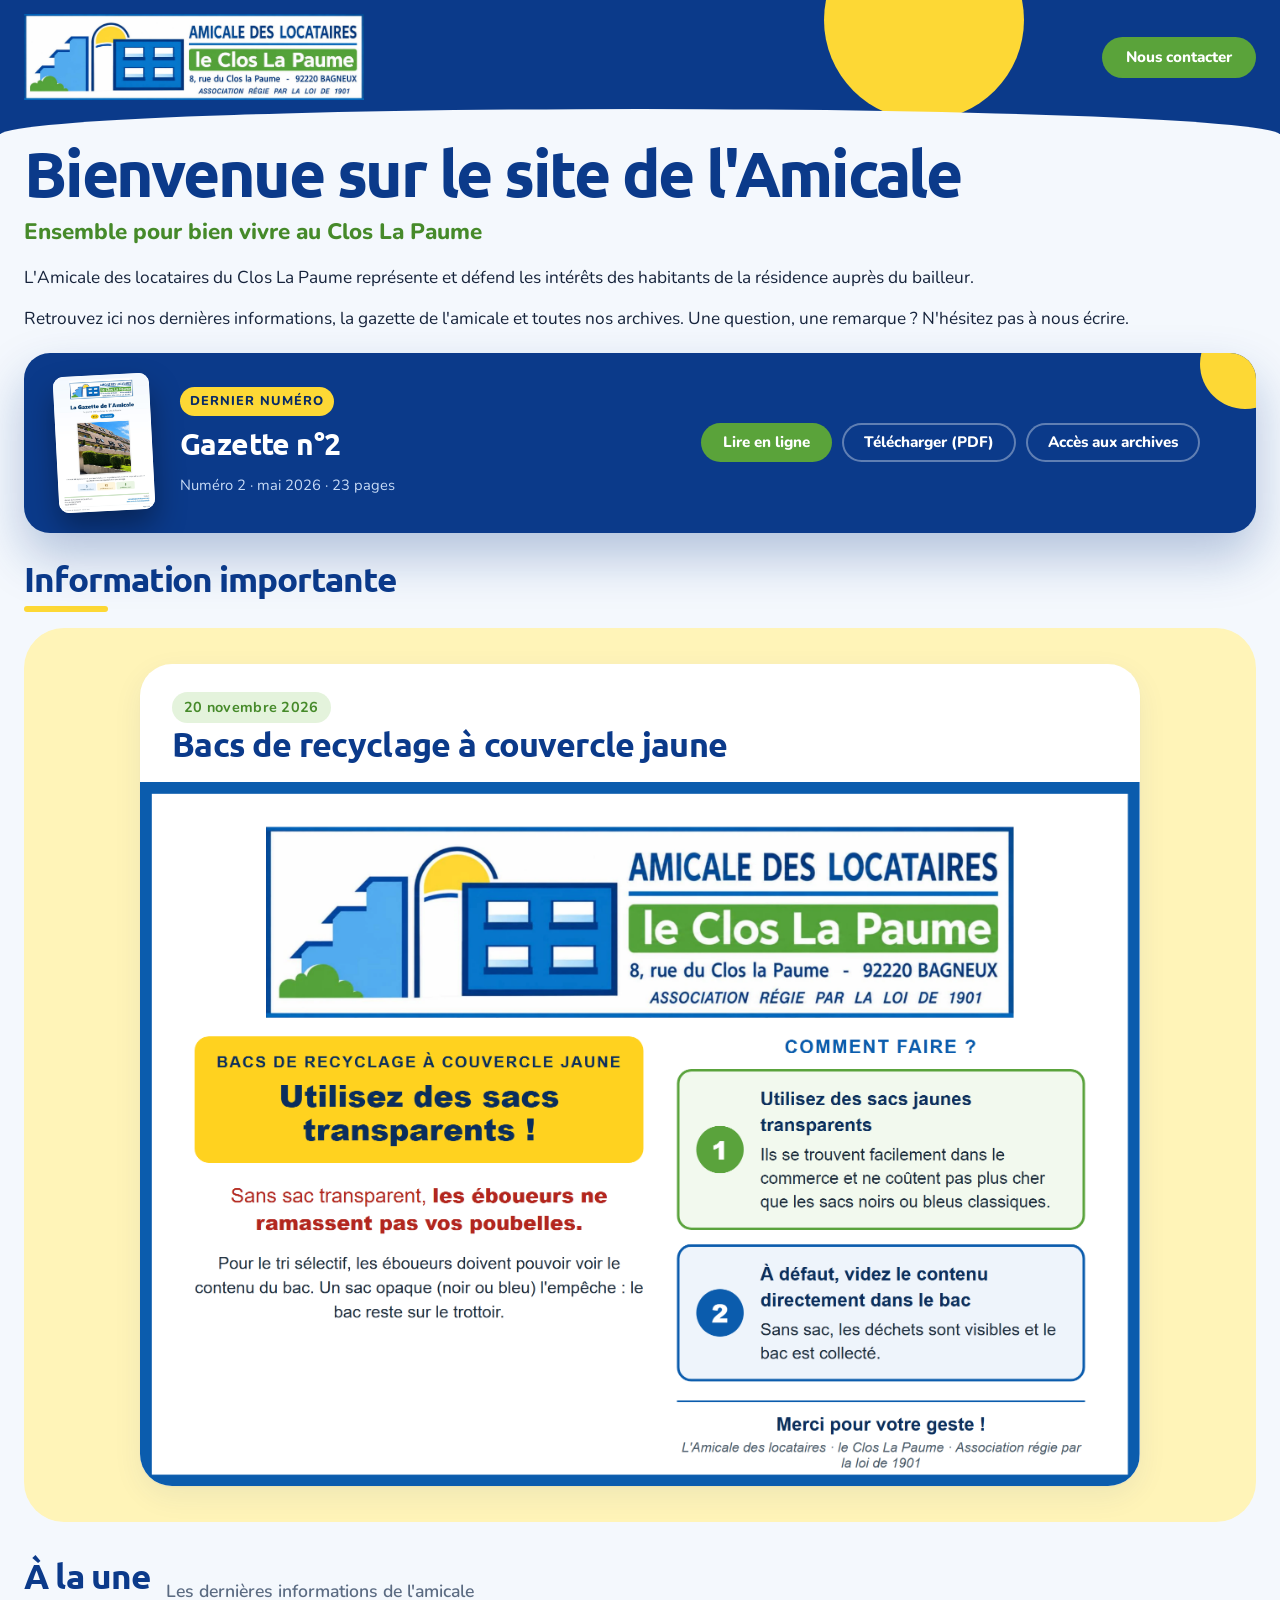
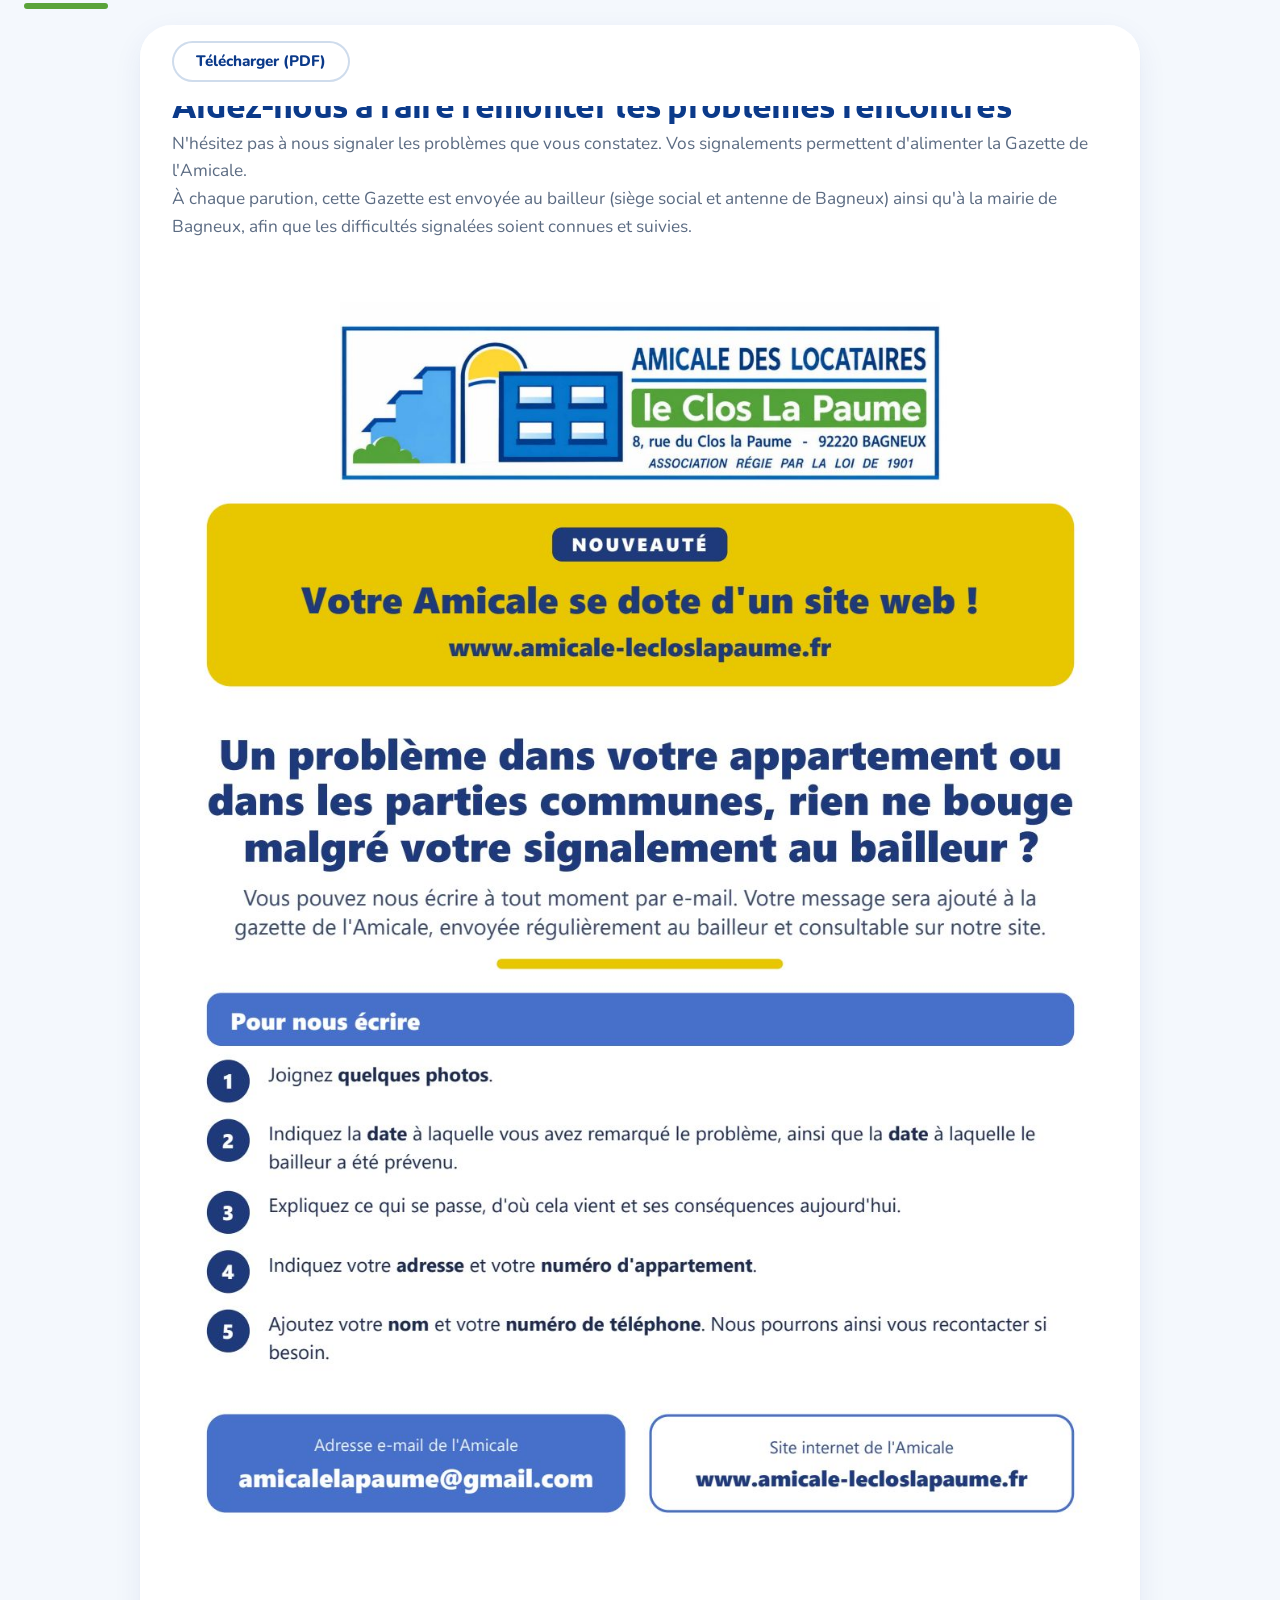
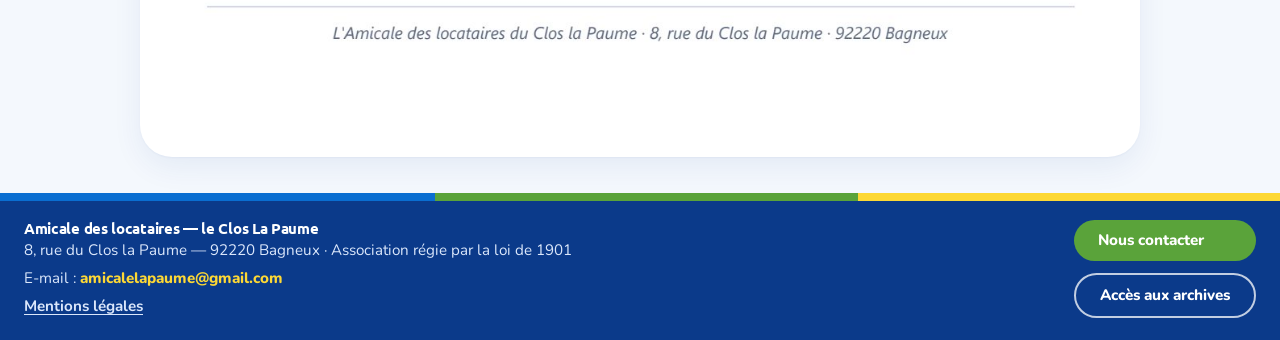
<file: index.html>
<!doctype html>
<html lang="fr">
<head>
  <meta charset="utf-8">
  <meta name="viewport" content="width=device-width, initial-scale=1">
  <title>Amicale des locataires – Le Clos La Paume</title>
  <meta name="description" content="Site de l'Amicale des locataires du Clos La Paume à Bagneux – association régie par la loi de 1901 : affiches, gazette et archives.">
  <link rel="icon" type="image/png" sizes="32x32" href="assets/icone-32.png?v=2">
  <link rel="icon" type="image/png" sizes="512x512" href="assets/icone.png?v=2">
  <link rel="apple-touch-icon" href="assets/icone-180.png?v=2">
  <link rel="preconnect" href="https://fonts.googleapis.com">
  <link rel="preconnect" href="https://fonts.gstatic.com" crossorigin>
  <link href="https://fonts.googleapis.com/css2?family=Ubuntu:wght@500;700&family=Nunito:wght@400;600;700;800&display=swap" rel="stylesheet">
  <link rel="stylesheet" href="style.css?v=28">
</head>
<body>
  <a class="skip" href="#a-la-une">Aller au contenu</a>

  <header id="haut" class="site-header site-header-compact">
    <div class="header-sky" aria-hidden="true"><span class="sun"></span></div>
    <div class="wrap">
      <h1 class="logo-card">
        <img src="assets/logo.png?v=20261120165624" alt="Amicale des locataires le Clos La Paume – 8, rue du Clos la Paume – 92220 Bagneux – Association régie par la loi de 1901" width="1600" height="407">
      </h1>
      <button class="btn btn-contact header-contact" id="contact-nav" type="button">Nous contacter</button>
    </div>
  </header>

  <div id="bandeau" class="bandeau" hidden></div>

  <main>

    <section id="accueil" class="intro wrap" aria-labelledby="intro-titre">
      <div class="intro-tete">
        <h2 id="intro-titre">Bienvenue sur le site de l'amicale</h2>
        <p class="intro-sub" id="intro-sous-titre"></p>
      </div>
      <div class="intro-grid">
        <div class="intro-card">
          <div id="intro-texte" class="intro-texte"></div>
        </div>
        <aside class="intro-aside" aria-label="Accès rapides">
          <div class="aside-card aside-gazette" id="intro-gazette" hidden></div>
        </aside>
      </div>
    </section>

    <section id="important" class="section wrap important" aria-labelledby="important-titre" hidden>
      <div class="section-head">
        <h2 id="important-titre" class="pill pill-important">Information importante</h2>
      </div>
      <div id="important-liste" class="liste-affiches"></div>
    </section>

    <section id="a-la-une" class="section wrap" aria-labelledby="t-une">
      <div class="section-head">
        <h2 id="t-une" class="pill pill-green">À la une</h2>
        <p class="section-note">Les dernières informations de l'amicale</p>
      </div>
      <div id="affiches" class="liste-affiches"></div>
    </section>
  </main>

  <footer class="footer">
    <div class="wrap footer-inner">
      <div>
        <p class="footer-name">Amicale des locataires — le Clos La Paume</p>
        <p>8, rue du Clos la Paume — 92220 Bagneux · Association régie par la loi de 1901</p>
        <p class="footer-mail">E-mail : <span class="email-texte">amicalelapaume@gmail.com</span></p>
        <p class="footer-small" id="pied-texte"></p>
        <p class="footer-liens"><a href="mentions-legales.html">Mentions légales</a></p>
      </div>
      <div class="footer-boutons">
        <button class="btn btn-contact" id="contact-footer" type="button">Nous contacter</button>
        <a class="btn btn-archives" href="archives.html">Accès aux archives</a>
      </div>
    </div>
  </footer>

  <dialog id="viewer" class="viewer" aria-label="Lecteur de document">
    <div class="viewer-barre">
      <nav class="viewer-nav" aria-label="Navigation du site">
        <a class="viewer-btn viewer-accueil" href="#haut">&larr; Accueil</a>
      </nav>
      <p class="viewer-titre" id="viewer-titre"></p>
      <span class="viewer-compteur" id="viewer-compteur" aria-live="polite"></span>
      <button class="viewer-btn" id="viewer-zoom" type="button" aria-pressed="false">
        <svg viewBox="0 0 24 24" width="18" height="18" aria-hidden="true" fill="currentColor"><path d="M10 4a6 6 0 0 1 4.8 9.6l4.8 4.8-1.4 1.4-4.8-4.8A6 6 0 1 1 10 4Zm0 2a4 4 0 1 0 0 8 4 4 0 0 0 0-8Zm-1 1.5h2V9h1.5v2H11v1.5H9V11H7.5V9H9V7.5Z"/></svg>
        <span class="viewer-long">Zoom</span>
      </button>
      <select class="viewer-btn viewer-niveau" id="viewer-niveau" aria-label="Niveau de zoom">
        <option value="0">Ajusté</option>
        <option value="100">100 %</option>
        <option value="125">125 %</option>
        <option value="150">150 %</option>
        <option value="200">200 %</option>
        <option value="250">250 %</option>
        <option value="300">300 %</option>
        <option value="400">400 %</option>
      </select>
      <a class="viewer-btn" id="viewer-pdf" href="#" download hidden aria-label="Télécharger le PDF"><span class="viewer-long">Télécharger (</span>PDF<span class="viewer-long">)</span></a>
      <button class="viewer-btn viewer-fermer" id="viewer-fermer" type="button" aria-label="Fermer le lecteur">&times;</button>
    </div>
    <div class="viewer-scene">
      <button class="car-fleche car-prec viewer-fleche" id="viewer-prec" type="button" aria-label="Page précédente">&#8249;</button>
      <div class="viewer-defile" id="viewer-defile"><img id="viewer-img" alt="" decoding="async"></div>
      <button class="car-fleche car-suiv viewer-fleche" id="viewer-suiv" type="button" aria-label="Page suivante">&#8250;</button>
    </div>
    <div class="viewer-vignettes" id="viewer-vignettes" aria-label="Pages du document" hidden></div>
  </dialog>

  <dialog id="contact-fenetre" class="contact-fenetre" aria-labelledby="contact-titre">
    <button class="fermer" type="button" aria-label="Fermer">×</button>
    <h2 id="contact-titre">Nous contacter</h2>
    <p>Écrivez à l'amicale à cette adresse&nbsp;:</p>
    <div class="email-boite">
      <input id="contact-email" class="email-champ" type="text" readonly value="amicalelapaume@gmail.com" aria-label="Adresse e-mail de l'amicale">
      <button id="contact-copier" class="btn btn-primary" type="button">Copier</button>
    </div>
    <p id="contact-copie-ok" class="copie-ok" role="status" aria-live="polite"></p>
    <a id="contact-ecrire" class="btn btn-contact" href="mailto:amicalelapaume@gmail.com">Écrire un e-mail</a>
    <p class="contact-aide">Le bouton « Écrire un e-mail » ouvre votre messagerie. Si rien ne se passe, copiez l'adresse et collez-la dans votre messagerie habituelle (Gmail, Outlook…).</p>
  </dialog>

  <script src="data/content.js?v=20261120165624"></script>
  <script src="commun.js?v=9"></script>
  <script src="visionneuse.js?v=11"></script>
  <script src="contact.js?v=11"></script>
  <script src="app.js?v=13"></script>
</body>
</html>
</file>
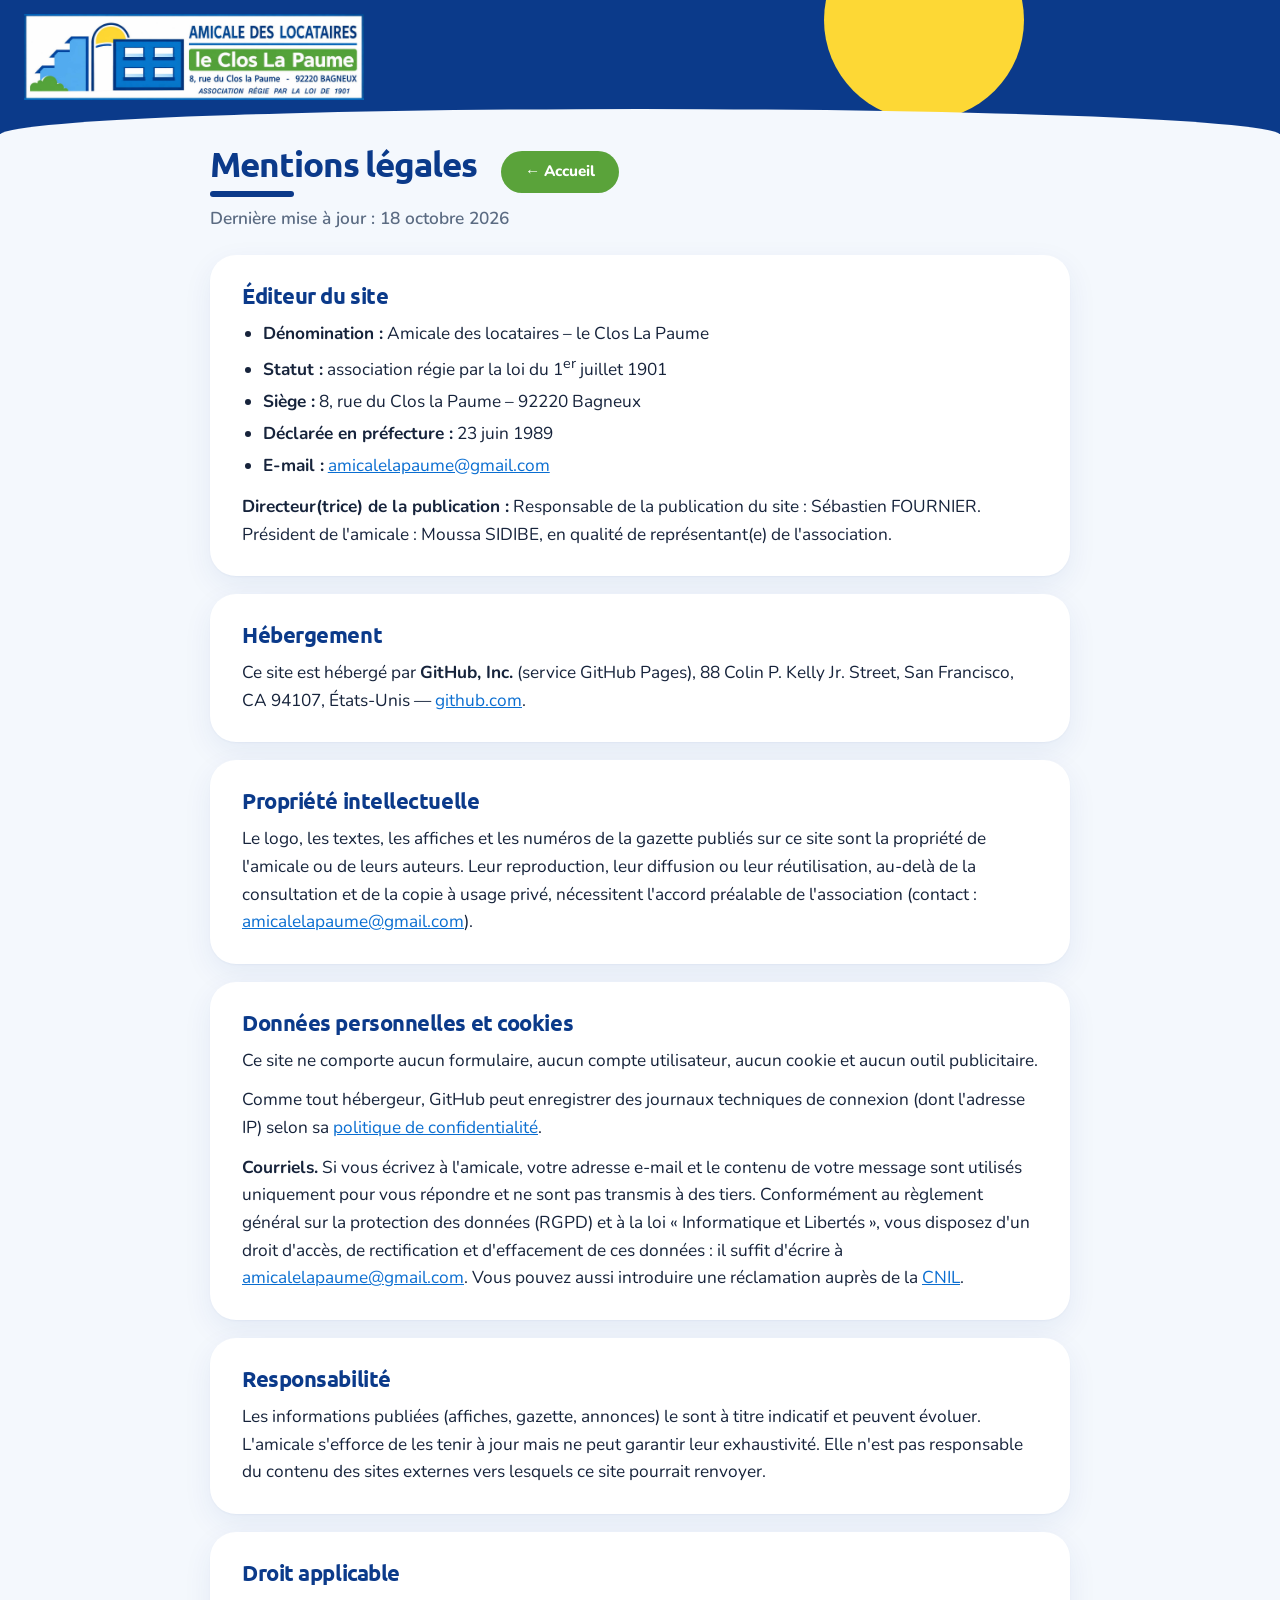
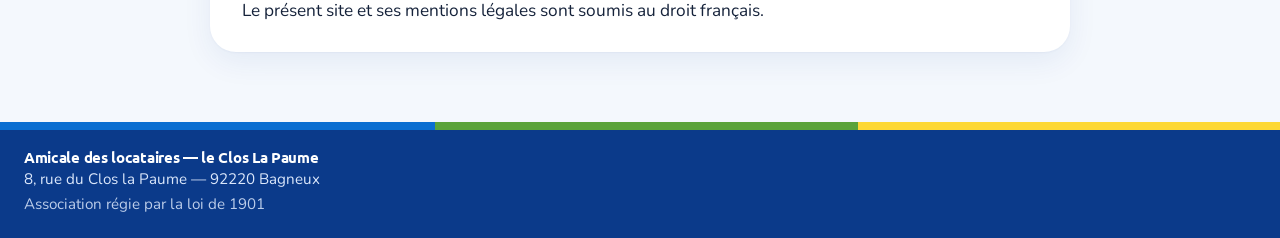
<file: mentions-legales.html>
<!doctype html>
<html lang="fr">
<head>
  <meta charset="utf-8">
  <meta name="viewport" content="width=device-width, initial-scale=1">
  <title>Mentions légales – Amicale des locataires Le Clos La Paume</title>
  <meta name="description" content="Mentions légales du site de l'Amicale des locataires du Clos La Paume à Bagneux.">
  <link rel="icon" type="image/png" sizes="32x32" href="assets/icone-32.png?v=2">
  <link rel="icon" type="image/png" sizes="512x512" href="assets/icone.png?v=2">
  <link rel="apple-touch-icon" href="assets/icone-180.png?v=2">
  <link rel="preconnect" href="https://fonts.googleapis.com">
  <link rel="preconnect" href="https://fonts.gstatic.com" crossorigin>
  <link href="https://fonts.googleapis.com/css2?family=Ubuntu:wght@500;700&family=Nunito:wght@400;600;700;800&display=swap" rel="stylesheet">
  <link rel="stylesheet" href="style.css?v=28">
</head>
<body>
  <header class="site-header site-header-compact">
    <div class="header-sky" aria-hidden="true"><span class="sun"></span></div>
    <div class="wrap">
      <a class="logo-card logo-lien" href="index.html" aria-label="Retour à l'accueil du site">
        <img src="assets/logo.png?v=20261120165624" alt="Amicale des locataires le Clos La Paume – Bagneux" width="1600" height="407">
      </a>
    </div>
  </header>

  <main class="wrap legal">
    <div class="legal-tete">
      <h1 class="pill pill-navy">Mentions légales</h1>
      <a class="btn btn-contact" href="index.html">&larr; Accueil</a>
    </div>
    <p class="legal-maj" id="legal-maj" hidden></p>
    <div id="legal-contenu"></div>
  </main>

  <footer class="footer">
    <div class="wrap footer-inner">
      <div>
        <p class="footer-name">Amicale des locataires — le Clos La Paume</p>
        <p>8, rue du Clos la Paume — 92220 Bagneux</p>
        <p class="footer-small">Association régie par la loi de 1901</p>
      </div>
    </div>
  </footer>

  <script src="data/content.js?v=20261120165624"></script>
  <script src="mentions.js?v=9"></script>
</body>
</html>
</file>
<file: style.css>
/* Amicale des locataires – le Clos La Paume
   Couleurs reprises du logo */
:root {
  --navy: #0b3a8a;
  --navy-deep: #082a66;
  --blue: #0a6ed1;
  --sky: #5aa9e9;
  --sky-pale: #e8f3fd;
  --green: #5aa33a;
  --green-deep: #468a2a;
  --sun: #fdd835;
  --ink: #16233b;
  --muted: #5b6b82;
  --bg: #f6f9fd;
  --card: #ffffff;
  --line: #dbe6f3;
  --radius: 18px;
  --shadow: 0 1px 2px rgba(11, 58, 138, .06), 0 8px 24px rgba(11, 58, 138, .08);
  --shadow-hover: 0 2px 4px rgba(11, 58, 138, .08), 0 16px 40px rgba(11, 58, 138, .16);
}

* { box-sizing: border-box; }
html { scroll-behavior: smooth; scroll-padding-top: 84px; }
body {
  margin: 0;
  font-family: "Nunito", system-ui, -apple-system, "Segoe UI", sans-serif;
  color: var(--ink);
  background: var(--bg);
  line-height: 1.6;
  -webkit-font-smoothing: antialiased;
}
img { max-width: 100%; display: block; }
a { color: var(--blue); }
h1, h2, h3 { font-family: "Ubuntu", "Nunito", sans-serif; line-height: 1.2; margin: 0; }
.wrap { width: min(1160px, 100% - 32px); margin-inline: auto; }

.skip { position: absolute; left: -999px; top: 8px; background: var(--navy); color: #fff; padding: 8px 14px; border-radius: 8px; z-index: 100; }
.skip:focus { left: 8px; }

/* ---------- En-tête ---------- */
.site-header {
  position: relative;
  padding: 40px 0 36px;
  background: linear-gradient(180deg, #d9ecfc 0%, #eef6fe 60%, var(--bg) 100%);
  overflow: hidden;
}
.header-sky { position: absolute; inset: 0; pointer-events: none; }
.sun {
  position: absolute; right: -80px; top: -110px; width: 320px; height: 320px; border-radius: 50%;
  background: radial-gradient(circle, rgba(253, 216, 53, .55) 0%, rgba(253, 216, 53, .18) 45%, transparent 70%);
}
.logo-card {
  position: relative;
  margin: 0 auto;
  max-width: 980px;
  background: #fff;
  border-radius: 22px;
  padding: clamp(10px, 2vw, 18px);
  box-shadow: var(--shadow);
}
.logo-card img { width: 100%; height: auto; }

/* ---------- Navigation ---------- */
.nav {
  position: sticky; top: 0; z-index: 20;
  background: rgba(255, 255, 255, .86);
  backdrop-filter: saturate(1.4) blur(12px);
  -webkit-backdrop-filter: saturate(1.4) blur(12px);
  border-bottom: 1px solid var(--line);
}
.nav-inner { display: flex; align-items: center; justify-content: space-between; gap: 12px; min-height: 64px; }
.nav-links { display: flex; gap: 4px; list-style: none; margin: 0; padding: 0; flex-wrap: wrap; }
.nav-links a {
  display: block; padding: 8px 14px; border-radius: 999px;
  font-weight: 700; color: var(--navy); text-decoration: none;
  transition: background .2s, color .2s;
}
.nav-links a:hover, .nav-links a.is-current { background: var(--sky-pale); color: var(--blue); }

.btn {
  display: inline-flex; align-items: center; gap: 8px;
  padding: 10px 18px; border-radius: 999px; border: 0;
  font: 800 .95rem/1 "Nunito", sans-serif; text-decoration: none; cursor: pointer;
  transition: transform .15s, box-shadow .2s, background .2s;
}
.btn svg { width: 18px; height: 18px; fill: currentColor; }
.btn-contact { background: var(--green); color: #fff; box-shadow: 0 6px 16px rgba(90, 163, 58, .35); white-space: nowrap; }
.btn-contact:hover { background: var(--green-deep); transform: translateY(-1px); }
.btn-light { background: #fff; color: var(--navy); box-shadow: none; }
.btn-light:hover { background: var(--sun); color: var(--navy-deep); }
.btn-outline { background: transparent; color: var(--navy); box-shadow: inset 0 0 0 2px var(--line); }
.btn-outline:hover { box-shadow: inset 0 0 0 2px var(--blue); color: var(--blue); }
.btn-primary { background: var(--blue); color: #fff; }
.btn-primary:hover { background: var(--navy); }
:focus-visible { outline: 3px solid var(--sun); outline-offset: 2px; }

/* ---------- Bandeau ---------- */
.bandeau {
  background: var(--sun); color: var(--navy-deep);
  text-align: center; font-weight: 800; padding: 10px 16px;
}

/* ---------- Accueil ---------- */
.intro { margin-top: 36px; }
.intro-card {
  background: var(--card); border-radius: var(--radius); box-shadow: var(--shadow);
  padding: clamp(22px, 4vw, 40px);
  border-left: 6px solid var(--green);
}
.intro-card h2 { color: var(--navy); font-size: clamp(1.5rem, 3vw, 2rem); }
.intro-sub { margin: 6px 0 0; color: var(--blue); font-weight: 700; font-size: 1.1rem; }
.intro-sub:empty { display: none; }
.intro-texte { margin-top: 14px; color: var(--ink); max-width: 75ch; }
.intro-texte p { margin: 0 0 .8em; }
.intro-texte p:last-child { margin-bottom: 0; }

/* ---------- Sections ---------- */
.section { padding: 56px 0; }
.section.wrap { padding-inline: 0; }
.section-tint { background: linear-gradient(180deg, var(--sky-pale), #f3f8fe); }
.section-head { display: flex; align-items: baseline; flex-wrap: wrap; gap: 8px 16px; margin-bottom: 28px; }
.pill {
  display: inline-block; color: #fff; font-size: clamp(1.4rem, 3vw, 1.9rem);
  padding: 8px 22px 10px; border-radius: 14px;
}
.pill-green { background: var(--green); }
.pill-blue { background: var(--blue); }
.pill-navy { background: var(--navy); }
.pill-important { background: var(--sun); color: var(--navy-deep); }
.section-note { margin: 0; color: var(--muted); font-weight: 600; }

.vide {
  background: var(--card); border: 2px dashed var(--line); border-radius: var(--radius);
  padding: 32px; text-align: center; color: var(--muted); font-weight: 600;
}

/* ---------- Affiches : ouvertes, les unes sous les autres ---------- */
.liste-affiches { display: flex; flex-direction: column; align-items: center; gap: 40px; }
.affiche {
  width: 100%; max-width: 900px;
  background: var(--card); border-radius: 22px; box-shadow: var(--shadow);
  overflow: hidden;
}
.affiche-tete { padding: 20px 24px 16px; border-top: 6px solid var(--green); }
.affiche-tete h3 { font-size: clamp(1.25rem, 2.6vw, 1.6rem); color: var(--navy); margin-top: 2px; }
.affiche-tete p { margin: 6px 0 0; color: var(--muted); }
.affiche-visuel { background: #eef4fb; display: flex; flex-direction: column; gap: 6px; }
.affiche-page { display: block; width: 100%; padding: 0; border: 0; background: none; cursor: zoom-in; }
.affiche-page img { width: 100%; height: auto; display: block; }
.affiche-objet { display: block; width: 100%; height: min(1200px, 130vw); border: 0; }
.affiche-pdf {
  display: flex; flex-direction: column; align-items: center; justify-content: center; gap: 10px;
  min-height: 260px; text-decoration: none; font-weight: 800; color: var(--navy);
}
.affiche-actions { display: flex; flex-wrap: wrap; gap: 10px; padding: 14px 24px 18px; }
.btn-ecran svg { width: 18px; height: 18px; }
.date { font-size: .85rem; font-weight: 700; color: var(--green-deep); text-transform: uppercase; letter-spacing: .04em; }

/* ---------- Flèches (visualiseur) ---------- */
.car-fleche {
  position: absolute; top: 50%; transform: translateY(-50%); z-index: 2;
  width: 48px; height: 48px; border-radius: 50%; border: 0; cursor: pointer;
  background: rgba(255, 255, 255, .94); color: var(--navy); font: 400 2rem/1 "Nunito", sans-serif;
  padding: 0 0 4px; box-shadow: 0 4px 14px rgba(11, 58, 138, .28);
  transition: background .2s, opacity .2s, transform .15s;
}
.car-fleche:hover:not(:disabled) { background: var(--sun); }
.car-fleche:active:not(:disabled) { transform: translateY(-50%) scale(.94); }
.car-fleche:disabled { opacity: .3; cursor: default; }
.car-prec { left: 12px; }
.car-suiv { right: 12px; }

/* ---------- Visualiseur plein écran ---------- */
html.viewer-ouvert { overflow: hidden; }
.viewer {
  border: 0; padding: 0; margin: 0; width: 100vw; max-width: none; height: 100vh; height: 100dvh; max-height: none;
  background: #071a3d; color: #fff; overflow: hidden;
}
.viewer[open] { display: flex; flex-direction: column; }
.viewer::backdrop { background: #071a3d; }
.viewer-barre { flex: none; display: flex; align-items: center; gap: 10px; padding: 10px 14px; background: var(--navy-deep); }
.viewer-titre { flex: 1; min-width: 0; margin: 0; font: 700 1.05rem "Ubuntu", sans-serif; white-space: nowrap; overflow: hidden; text-overflow: ellipsis; }
.viewer-compteur { font-weight: 800; color: var(--sun); white-space: nowrap; }
.viewer-btn {
  display: inline-flex; align-items: center; gap: 6px; flex: none; cursor: pointer; text-decoration: none;
  font: 800 .88rem/1 "Nunito", sans-serif; color: #fff; background: rgba(255, 255, 255, .14);
  border: 0; border-radius: 999px; padding: 10px 14px; transition: background .2s;
}
.viewer-nav { flex: none; display: flex; gap: 6px; }
.viewer-btn:hover { background: rgba(255, 255, 255, .26); }
.viewer-btn[aria-pressed="true"] { background: var(--sun); color: var(--navy-deep); }
.viewer-btn[hidden] { display: none; }
.viewer-fermer { width: 40px; height: 40px; padding: 0 0 3px; justify-content: center; font-size: 1.7rem; }
.viewer-scene { position: relative; flex: 1; min-height: 0; display: flex; }
.viewer-defile {
  flex: 1; min-width: 0; min-height: 0; overflow: auto; display: flex; align-items: center; justify-content: center;
  padding: 12px 68px; -webkit-overflow-scrolling: touch;
}
.viewer-defile img {
  display: block; max-width: 100%; max-height: 100%; width: auto; height: auto; object-fit: contain;
  background: #fff; border-radius: 4px; box-shadow: 0 10px 40px rgba(0, 0, 0, .45); cursor: zoom-in;
}
.viewer.zoom .viewer-defile { display: block; }
.viewer.zoom .viewer-defile img { max-width: none; max-height: none; width: calc(var(--zoom, 200) * 1%); cursor: zoom-out; margin: 0 auto; }
.viewer-niveau { appearance: auto; padding: 9px 10px; }
.viewer-niveau option { color: #000; }
.viewer-fleche { width: 52px; height: 52px; font-size: 2.2rem; }
.viewer-fleche[hidden] { display: none; }
.viewer .car-prec { left: 10px; }
.viewer .car-suiv { right: 10px; }
.viewer-vignettes { flex: none; display: flex; gap: 8px; overflow-x: auto; padding: 8px 14px; background: var(--navy-deep); }
.viewer-vignettes[hidden] { display: none; }
.viewer-vignettes button {
  flex: none; width: 44px; height: 60px; padding: 0; overflow: hidden; cursor: pointer;
  border: 3px solid transparent; border-radius: 6px; background: #fff; opacity: .65; transition: opacity .2s, border-color .2s;
}
.viewer-vignettes button:hover { opacity: 1; }
.viewer-vignettes button.is-active { border-color: var(--sun); opacity: 1; }
.viewer-vignettes img { width: 100%; height: 100%; object-fit: cover; object-position: top; display: block; }

/* ---------- Gazette ---------- */
.gazette-une {
  display: grid; grid-template-columns: auto 1fr; gap: 28px; align-items: center;
  background: var(--card); border-radius: 22px; box-shadow: var(--shadow);
  padding: clamp(20px, 3vw, 32px); margin-bottom: 24px;
}
.gazette-badge {
  font-size: .8rem; font-weight: 800; text-transform: uppercase; letter-spacing: .08em;
  color: var(--navy-deep); background: var(--sun); padding: 4px 10px; border-radius: 999px;
  display: inline-block; margin-bottom: 8px;
}
.gazette-une h3 { font-size: clamp(1.3rem, 3vw, 1.8rem); color: var(--navy); }
.gazette-couv, .gazette-mini {
  display: block; padding: 0; border: 0; background: #fff; cursor: pointer; overflow: hidden; flex: none;
  box-shadow: 0 10px 24px rgba(11, 58, 138, .22); border-top: 8px solid var(--blue);
  transition: transform .2s, box-shadow .2s;
}
.gazette-couv { width: 150px; border-radius: 10px; }
.gazette-mini { width: 64px; border-radius: 6px; border-top-width: 5px; }
.gazette-couv:hover, .gazette-mini:hover { transform: translateY(-3px) rotate(-1deg); box-shadow: 0 14px 30px rgba(11, 58, 138, .3); }
.gazette-couv img, .gazette-mini img { width: 100%; height: auto; display: block; }
.gazette .liens { flex-wrap: wrap; }
.lien-bouton { white-space: nowrap; padding: 0; border: 0; background: none; font: inherit; font-weight: 700; color: var(--blue); cursor: pointer; }
.lien-bouton:hover { text-decoration: underline; }
.gazette-une p { margin: 8px 0 0; color: var(--muted); }
.actions { display: flex; flex-wrap: wrap; gap: 10px; margin-top: 16px; }
.journal {
  width: 120px; aspect-ratio: 3 / 4; border-radius: 10px; position: relative;
  background: #fff; box-shadow: 0 10px 24px rgba(11, 58, 138, .18);
  border-top: 14px solid var(--blue); display: grid; place-items: center; color: var(--navy);
  font: 700 1.6rem "Ubuntu", sans-serif;
}
.journal::after {
  content: ""; position: absolute; left: 14px; right: 14px; bottom: 16px; height: 22px;
  background: repeating-linear-gradient(180deg, var(--line) 0 3px, transparent 3px 8px);
}
.journal small { position: absolute; top: 8px; font: 800 .6rem "Nunito", sans-serif; letter-spacing: .1em; color: var(--green-deep); }
.grid-gazettes { display: grid; grid-template-columns: repeat(auto-fill, minmax(240px, 1fr)); gap: 18px; }
.gazette {
  background: var(--card); border-radius: var(--radius); box-shadow: var(--shadow);
  padding: 18px; display: flex; gap: 14px; align-items: flex-start;
  transition: transform .2s, box-shadow .2s;
}
.gazette:hover { transform: translateY(-2px); box-shadow: var(--shadow-hover); }
.gazette .journal { width: 56px; border-top-width: 8px; font-size: .95rem; border-radius: 6px; flex: none; }
.gazette .journal::after, .gazette .journal small { display: none; }
.gazette h3 { font-size: 1.02rem; color: var(--navy); }
.gazette .liens { display: flex; gap: 12px; margin-top: 6px; font-weight: 700; font-size: .92rem; }
.gazette .liens a { text-decoration: none; }
.gazette .liens a:hover { text-decoration: underline; }

/* ---------- Archives ---------- */
.filtres { display: flex; gap: 8px; margin-bottom: 22px; flex-wrap: wrap; }
.filtre {
  font: 700 .95rem "Nunito", sans-serif; padding: 8px 16px; border-radius: 999px; cursor: pointer;
  border: 2px solid var(--line); background: #fff; color: var(--navy);
}
.filtre.is-active { background: var(--navy); border-color: var(--navy); color: #fff; }
.annee { margin: 26px 0 12px; font-size: 1.1rem; color: var(--navy); display: flex; align-items: center; gap: 12px; }
.annee::after { content: ""; flex: 1; height: 2px; background: var(--line); }
.liste-archives { display: grid; grid-template-columns: repeat(auto-fill, minmax(300px, 1fr)); gap: 12px; }
.archive {
  display: flex; align-items: center; gap: 14px; background: var(--card);
  border-radius: 14px; padding: 10px 14px; box-shadow: var(--shadow);
  text-decoration: none; color: inherit; transition: box-shadow .2s;
}
.archive:hover { box-shadow: var(--shadow-hover); }
.archive-vignette {
  width: 48px; height: 60px; border-radius: 8px; flex: none; overflow: hidden;
  background: var(--sky-pale); display: grid; place-items: center; color: var(--navy);
  font: 800 .7rem "Nunito", sans-serif;
}
.archive-vignette img { width: 100%; height: 100%; object-fit: cover; }
.archive-vignette.is-gazette { background: var(--blue); color: #fff; }
.archive strong { display: block; color: var(--navy); line-height: 1.3; }
.archive .meta { font-size: .85rem; color: var(--muted); }
.tag { font-size: .7rem; font-weight: 800; text-transform: uppercase; letter-spacing: .06em; padding: 2px 8px; border-radius: 999px; margin-right: 6px; }
.tag-affiche { background: #e4f3dc; color: var(--green-deep); }
.tag-gazette { background: var(--sky-pale); color: var(--blue); }

/* ---------- Pied de page ---------- */
.footer { background: var(--navy); color: #dbe7fb; padding: 36px 0; margin-top: 24px; }
.footer-inner { display: flex; justify-content: space-between; align-items: center; gap: 20px; flex-wrap: wrap; }
.footer p { margin: 2px 0; }
.footer-name { font: 700 1.1rem "Ubuntu", sans-serif; color: #fff; }
.footer-small { font-size: .9rem; opacity: .85; }
.footer-small:empty { display: none; }

/* ---------- Fenêtre « Nous contacter » ---------- */
.footer-mail { margin-top: 8px !important; }
.footer-mail .email-texte { font-weight: 800; color: #fff; user-select: all; -webkit-user-select: all; }
.contact-fenetre {
  width: min(480px, calc(100% - 32px)); border: 0; border-radius: 22px; padding: 28px 26px 24px;
  box-shadow: 0 24px 70px rgba(8, 26, 60, .35); color: var(--ink); overflow: visible;
  border-top: 8px solid var(--green);
}
.contact-fenetre::backdrop { background: rgba(8, 26, 60, .6); }
.contact-fenetre h2 { color: var(--navy); font-size: 1.5rem; margin-bottom: 6px; }
.contact-fenetre p { margin: 6px 0; }
.email-boite { display: flex; gap: 8px; margin: 12px 0 4px; flex-wrap: wrap; }
.email-champ {
  flex: 1 1 200px; min-width: 0; font: 800 1.1rem "Nunito", sans-serif; color: var(--navy);
  background: var(--sky-pale); border: 2px solid var(--line); border-radius: 12px; padding: 10px 12px;
  user-select: all; -webkit-user-select: all;
}
.email-champ:focus { outline: none; border-color: var(--blue); }
.copie-ok { min-height: 1.4em; font-weight: 700; color: var(--green-deep); font-size: .92rem; }
.contact-fenetre .btn-contact { margin-top: 6px; }
.contact-aide { font-size: .85rem; color: var(--muted); margin-top: 14px !important; }
.fermer {
  position: absolute; top: 10px; right: 10px; width: 38px; height: 38px; border-radius: 50%;
  border: 0; background: var(--sky-pale); color: var(--navy); font-size: 1.5rem; line-height: 1; cursor: pointer;
}
.fermer:hover { background: var(--line); }

/* ---------- Page mentions légales ---------- */
.site-header-compact { padding: 22px 0 18px; }
.logo-lien { display: block; max-width: 520px; }
.nav-retour { font-weight: 800; color: var(--navy); text-decoration: none; padding: 8px 14px; border-radius: 999px; }
.nav-retour:hover { background: var(--sky-pale); color: var(--blue); }
.legal { padding: 40px 0 24px; max-width: 860px; }
.legal .pill { margin-bottom: 8px; }
.legal-maj { margin: 0 0 22px; color: var(--muted); font-weight: 600; }
.legal-bloc { background: var(--card); border-radius: var(--radius); box-shadow: var(--shadow); padding: 22px 26px; margin-bottom: 18px; border-left: 6px solid var(--green); }
.legal-bloc h2 { font-size: 1.25rem; color: var(--navy); margin-bottom: 10px; }
.legal-bloc p { margin: 0 0 .7em; }
.legal-bloc p:last-child { margin-bottom: 0; }
.legal-liste { margin: 0 0 .8em; padding-left: 1.2em; }
.legal-liste li { margin: .25em 0; }

/* ---------- Pied de page : liens ---------- */
.footer-liens { margin-top: 10px !important; }
.footer-liens a { color: #dbe7fb; font-weight: 700; text-underline-offset: 3px; }
.footer-liens a:hover { color: var(--sun); }

/* ---------- Mobile ---------- */
@media (max-width: 640px) {
  .site-header { padding: 20px 0 22px; }
  .nav-inner { min-height: 56px; }
  .nav-links a { padding: 6px 10px; font-size: .92rem; }
  .gazette-une { grid-template-columns: 1fr; }
  .gazette-une .journal { width: 90px; }
  .liste-archives { grid-template-columns: 1fr; }
  .affiche-tete { padding: 16px 16px 12px; }
  .car-fleche { width: 42px; height: 42px; font-size: 1.7rem; }
  .car-prec { left: 6px; }
  .car-suiv { right: 6px; }
  .viewer-barre { gap: 8px; padding: 8px 10px; flex-wrap: wrap; }
  .viewer-nav { width: 100%; gap: 5px; }
  .viewer-nav .viewer-btn { padding: 8px 10px; font-size: .82rem; }
  .viewer-titre { font-size: .95rem; }
  .viewer-btn { padding: 9px 11px; }
  .viewer-long { display: none; }
  .viewer-defile { padding: 8px; }
  .viewer .viewer-fleche { width: 42px; height: 42px; font-size: 1.8rem; background: rgba(255, 255, 255, .8); }
  .viewer .car-prec { left: 6px; }
  .viewer .car-suiv { right: 6px; }
  .gazette-couv { width: 120px; }
  .affiche-actions { padding: 12px 16px 16px; }
}
@media (max-width: 480px) {
  .nav-links a { padding: 6px 8px; }
  #contact-nav { padding: 10px; }
  #contact-nav .lbl { position: absolute; width: 1px; height: 1px; overflow: hidden; clip: rect(0 0 0 0); }
}
@media (prefers-reduced-motion: reduce) {
  html { scroll-behavior: auto; }
  * { transition: none !important; }
}


/* ---------- Information importante ---------- */
.important { padding-top: 28px; }
.important .liste-affiches {
  background: linear-gradient(135deg, #fff8cf, #ffeb7a); border: 2px solid var(--sun);
  border-radius: 28px; padding: 22px; box-shadow: var(--shadow);
}
.important .affiche-tete { border-top-color: var(--sun); }

/* ---------- Lien vers les archives ---------- */
.archives-carte {
  display: flex; align-items: center; gap: 18px; flex-wrap: wrap; text-decoration: none;
  background: var(--navy); color: #fff; border-radius: 22px; padding: 20px 26px; box-shadow: var(--shadow);
  transition: transform .15s, box-shadow .2s;
}
.archives-carte:hover { transform: translateY(-2px); box-shadow: var(--shadow-hover); }
.archives-carte .pill { background: var(--sun); color: var(--navy-deep); }
.archives-texte { display: flex; flex-direction: column; flex: 1; min-width: 220px; gap: 2px; }
.archives-texte span { color: #dbe7fb; font-size: .92rem; }
.archives-fleche { font-size: 1.8rem; font-weight: 800; color: var(--sun); }

/* ---------- Page Archives ---------- */
.page-archives { padding-top: 28px; padding-bottom: 50px; min-height: 55vh; }
.nav-retour { font-weight: 800; color: var(--navy); text-decoration: none; }
.nav-retour:hover { color: var(--blue); }
@media (max-width: 640px) {
  .important .liste-affiches { padding: 10px; border-radius: 20px; }
}

.affiche-canvas { display: block; width: 100%; height: auto; }
.affiche-chargement { padding: 40px 20px; text-align: center; color: var(--muted); font-weight: 700; }
.nav-links a.is-current { background: var(--sky); color: var(--blue); }
.nav-links a.nav-important { background: var(--sun); color: var(--navy-deep); }
.nav-links a.nav-important:hover { background: #ffe34d; }


/* =====================================================================
   Design v2
   ===================================================================== */
/* En-tête compact */
.site-header { padding: 22px 0 18px; }
.site-header .logo-card { max-width: 520px; padding: 10px 14px; border-radius: 18px; }
.sun { width: 260px; height: 260px; top: -100px; }

/* Titres de section : texte + filet de couleur */
.pill {
  background: none !important; color: var(--navy) !important; padding: 0; border-radius: 0;
  font-weight: 700; letter-spacing: -.01em;
}
.pill::after { content: ""; display: block; width: 64px; height: 5px; border-radius: 3px; margin-top: 8px; background: var(--navy); }
.pill-green::after { background: var(--green); }
.pill-blue::after { background: var(--blue); }
.pill-navy::after { background: var(--navy); }
.pill-important::after { background: var(--sun); width: 88px; }
.section-head { align-items: flex-end; margin-bottom: 26px; }
.section-note { padding-bottom: 4px; }

/* Bienvenue en deux colonnes */
.intro { margin-top: 28px; }
.intro-grid { display: grid; grid-template-columns: minmax(0, 1.6fr) minmax(280px, 1fr); gap: 22px; align-items: stretch; }
.intro-aside { display: flex; flex-direction: column; gap: 16px; }
.aside-card {
  background: var(--card); border-radius: var(--radius); box-shadow: var(--shadow);
  padding: 20px 22px; border-top: 5px solid var(--blue);
}
.aside-card h3 { color: var(--navy); font-size: 1.15rem; margin-bottom: 6px; }
.aside-contact { border-top-color: var(--green); }
.aside-mail { margin: 0 0 12px; font-weight: 800; color: var(--blue); word-break: break-all; user-select: all; -webkit-user-select: all; }
.aside-gazette { display: flex; gap: 16px; align-items: center; flex: 1; }
.aside-gazette[hidden] { display: none; }
.aside-gazette p { margin: 4px 0 12px; color: var(--muted); font-size: .92rem; }
.aside-couv {
  flex: none; width: 92px; padding: 0; border: 0; background: #fff; cursor: pointer; overflow: hidden;
  border-radius: 8px; border-top: 6px solid var(--blue); box-shadow: 0 8px 20px rgba(11, 58, 138, .25);
  transition: transform .2s;
}
.aside-couv:hover { transform: translateY(-3px) rotate(-1deg); }
.aside-couv img { width: 100%; height: auto; display: block; }
.aside-gazette .gazette-badge { margin-bottom: 4px; }

/* Affiches plus posées */
.affiche {
  max-width: 780px; overflow: clip; border: 1px solid var(--line);
  box-shadow: 0 1px 2px rgba(11, 58, 138, .05), 0 14px 34px rgba(11, 58, 138, .10);
}
.affiche-actions {
  position: sticky; bottom: 0; z-index: 3;
  background: rgba(255, 255, 255, .94); backdrop-filter: blur(8px); -webkit-backdrop-filter: blur(8px);
  border-top: 1px solid var(--line); padding: 12px 20px;
}
.liste-affiches { gap: 44px; }

/* Apparition douce */
@media (prefers-reduced-motion: no-preference) {
  .reveal { opacity: 0; transform: translateY(16px); transition: opacity .6s ease, transform .6s ease; }
  .reveal.is-visible { opacity: 1; transform: none; }
}

/* Pied de page : bande aux couleurs du logo */
.footer { position: relative; padding-top: 44px; margin-top: 40px; }
.footer::before {
  content: ""; position: absolute; left: 0; right: 0; top: 0; height: 6px;
  background: linear-gradient(90deg, var(--blue) 0 34%, var(--green) 34% 67%, var(--sun) 67% 100%);
}

@media (max-width: 820px) {
  .intro-grid { grid-template-columns: 1fr; }
  .site-header .logo-card { max-width: 380px; }
  .aside-gazette { flex: none; }
}
.aside-gazette .btn { margin: 0 6px 6px 0; }
.aside-gazette > div { min-width: 0; }
.archives-contact { margin-top: 48px; max-width: 440px; }

/* Archives : titre à gauche, encart contact à droite */
.archives-haut { display: grid; grid-template-columns: minmax(0, 1fr); gap: 24px; align-items: start; margin-bottom: 8px; }
.archives-haut .section-head { margin-bottom: 20px; }
.archives-haut .filtres { margin-bottom: 0; }
@media (max-width: 820px) { .archives-haut { grid-template-columns: 1fr; } }

/* Bouton « Nous contacter » à droite de la barre de liens */
.nav-contact { flex: none; margin-left: auto; padding: 10px 20px; font-size: .95rem; cursor: pointer; border: 0; }
@media (max-width: 480px) { .nav-contact { padding: 8px 12px; font-size: .85rem; } }

/* Texte de secours quand le logo est supprime */
.logo-card .logo-texte { display: block; padding: 6px 4px; font-family: Ubuntu, sans-serif; font-weight: 700; font-size: 1.5rem; color: #0b3a8a; line-height: 1.2; }


/* =====================================================================
   Design v3 – version modernisée (surcharge : tout se règle ici)
   ===================================================================== */
:root {
  --radius: 26px;
  --bg: #f4f8fd;
  --shadow: 0 1px 2px rgba(11, 58, 138, .04), 0 10px 30px rgba(11, 58, 138, .07);
  --shadow-hover: 0 2px 6px rgba(11, 58, 138, .06), 0 22px 50px rgba(11, 58, 138, .16);
  --ease: cubic-bezier(.2, .7, .2, 1);
}
body { font-size: 1.08rem; background: var(--bg); }
h1, h2, h3 { letter-spacing: -.02em; }
.wrap { width: min(1180px, 100% - 40px); }

/* ---------- En-tête : grand aplat marine, soleil et colline du logo ---------- */
.site-header, .site-header-compact {
  background: var(--navy); padding: clamp(36px, 6vw, 72px) 0 clamp(64px, 9vw, 120px);
}
.site-header::before {            /* colline verte */
  content: ""; position: absolute; left: -6vw; bottom: -25vw; width: 34vw; height: 34vw; border-radius: 50%;
  background: var(--green); pointer-events: none;
}
.site-header::after {             /* vague claire qui rejoint la page */
  content: ""; position: absolute; left: 0; right: 0; bottom: -1px; height: clamp(28px, 5vw, 56px);
  background: var(--bg); border-radius: 50% 50% 0 0 / 100% 100% 0 0; pointer-events: none;
}
.sun {
  right: 6%; top: -90px; width: clamp(180px, 26vw, 340px); height: clamp(180px, 26vw, 340px);
  background: var(--sun); opacity: 1;
}
.site-header .logo-card, .site-header-compact .logo-card {
  max-width: 640px; margin: 0; padding: clamp(14px, 2.2vw, 24px); border-radius: 30px;
  box-shadow: 0 30px 60px rgba(4, 20, 60, .35);
}
.site-header-compact .logo-card { max-width: 520px; }
.logo-lien { transition: transform .3s var(--ease); }
.logo-lien:hover { transform: translateY(-3px); }

/* ---------- Navigation flottante ---------- */
.nav {
  top: 10px; z-index: 30; background: transparent; border: 0; backdrop-filter: none; -webkit-backdrop-filter: none;
  margin-top: -34px; pointer-events: none;
}
.nav-inner {
  pointer-events: auto; min-height: 60px; padding: 6px 8px 6px 10px; border-radius: 999px;
  background: rgba(255, 255, 255, .92); backdrop-filter: blur(14px); -webkit-backdrop-filter: blur(14px);
  box-shadow: 0 10px 34px rgba(11, 58, 138, .16);
}
.nav-links a { padding: 10px 18px; transition: background .25s, color .25s; }
.nav-links a:hover { background: var(--sky-pale); color: var(--blue); }
.nav-links a.is-current { background: var(--navy); color: #fff; }
.nav-links a.nav-important { background: var(--sun); color: var(--navy-deep); }
.btn { padding: 13px 24px; transition: transform .25s var(--ease), box-shadow .25s, background .2s, color .2s; }
.btn:active { transform: scale(.97); }
.btn-contact { box-shadow: none; }
.btn-contact:hover { transform: translateY(-2px); box-shadow: 0 10px 22px rgba(90, 163, 58, .35); }
.btn-primary:hover { transform: translateY(-2px); box-shadow: 0 10px 22px rgba(11, 58, 138, .28); }
.nav-contact { padding: 12px 24px; }

.bandeau { font-size: 1.05rem; padding: 14px 16px; }

/* ---------- Accueil : grand titre, texte à l'air libre ---------- */
.intro { margin-top: clamp(40px, 7vw, 84px); }
.intro-grid { grid-template-columns: minmax(0, 1.5fr) minmax(300px, 1fr); gap: clamp(28px, 5vw, 72px); align-items: center; }
.intro-card { background: none; box-shadow: none; padding: 0; border-left: 0; }
.intro-card h2 { font-size: clamp(2.6rem, 7vw, 5rem); line-height: 1.02; letter-spacing: -.035em; color: var(--navy); }
.intro-sub { margin-top: 14px; font-size: clamp(1.2rem, 2.4vw, 1.6rem); color: var(--green-deep); font-weight: 800; }
.intro-texte { margin-top: 22px; font-size: clamp(1.1rem, 1.6vw, 1.25rem); line-height: 1.7; max-width: 62ch; }

.aside-card { border: 0; border-radius: var(--radius); }
.aside-gazette {
  background: var(--navy); color: #fff; padding: 28px; gap: 22px; box-shadow: 0 24px 50px rgba(11, 58, 138, .28);
  position: relative; overflow: hidden;
}
.aside-gazette::before {
  content: ""; position: absolute; right: -50px; top: -50px; width: 150px; height: 150px; border-radius: 50%; background: var(--sun);
}
.aside-gazette > * { position: relative; }
.aside-gazette h3 { color: #fff; font-size: 1.35rem; }
.aside-gazette p { color: #c9dcf7; }
.aside-gazette .gazette-badge { background: var(--sun); }
.aside-gazette .btn-primary { background: var(--green); }
.aside-gazette .btn-primary:hover { background: var(--green-deep); }
.aside-gazette .btn-outline { color: #fff; box-shadow: inset 0 0 0 2px rgba(255, 255, 255, .35); }
.aside-gazette .btn-outline:hover { box-shadow: inset 0 0 0 2px var(--sun); color: var(--sun); }
.aside-couv { width: 108px; border-top: 0; border-radius: 10px; transform: rotate(-3deg); transition: transform .3s var(--ease); box-shadow: 0 16px 30px rgba(0, 0, 0, .35); }
.aside-couv:hover { transform: rotate(0) translateY(-4px) scale(1.03); }

/* ---------- Titres de section ---------- */
.section { padding: clamp(48px, 8vw, 96px) 0; }
.section-head { margin-bottom: clamp(26px, 4vw, 44px); }
.pill { font-size: clamp(2.1rem, 5.5vw, 3.6rem); line-height: 1.05; letter-spacing: -.03em; }
.pill::after { width: 84px; height: 8px; border-radius: 4px; margin-top: 14px; }
.section-note { font-size: 1.1rem; }

/* ---------- Affiches ---------- */
.liste-affiches { gap: clamp(36px, 6vw, 64px); }
.affiche {
  max-width: 820px; border: 0; border-radius: 32px; box-shadow: var(--shadow);
  transition: box-shadow .35s var(--ease), transform .35s var(--ease);
}
.affiche:hover { box-shadow: var(--shadow-hover); }
.affiche-tete { border-top: 0; padding: 28px 32px 20px; }
.affiche-tete h3 { font-size: clamp(1.5rem, 3.2vw, 2.1rem); line-height: 1.12; }
.date {
  display: inline-block; background: #e4f3dc; color: var(--green-deep); border-radius: 999px;
  padding: 4px 12px; letter-spacing: .02em; text-transform: none; font-size: .9rem;
}
.affiche-actions { background: #fff; backdrop-filter: none; -webkit-backdrop-filter: none; border-top: 0; padding: 16px 32px 24px; }
.btn-outline { box-shadow: inset 0 0 0 2px #cfdcec; }

/* Information importante : aplat jaune, sans bordure ni dégradé */
.important .liste-affiches { background: #fff4b8; border: 0; border-radius: 40px; padding: clamp(14px, 3vw, 36px); box-shadow: none; }
.important .affiche-tete { border-top: 0; }

/* ---------- Gazettes et archives ---------- */
.gazette, .archive { border-radius: 22px; transition: transform .3s var(--ease), box-shadow .3s var(--ease); }
.archive:hover { transform: translateY(-3px); }
.filtre { padding: 10px 20px; border: 0; background: #fff; box-shadow: inset 0 0 0 2px #d6e2f1; transition: all .2s; }
.filtre:hover { box-shadow: inset 0 0 0 2px var(--blue); }
.filtre.is-active { box-shadow: none; }
.annee { font-size: clamp(1.5rem, 3vw, 2rem); margin: 44px 0 18px; }
.annee::after { height: 4px; border-radius: 2px; background: #d6e2f1; }
.archive-vignette { border-radius: 12px; width: 56px; height: 70px; }
.archives-carte { border-radius: 32px; padding: 32px 36px; }

/* ---------- Mentions légales ---------- */
.legal-bloc { border-left: 0; border-radius: 26px; padding: 28px 32px; }
.legal-bloc h2 { font-size: 1.4rem; }

/* ---------- Pied de page ---------- */
.footer { background: var(--navy-deep); padding: clamp(48px, 7vw, 88px) 0 48px; margin-top: clamp(40px, 6vw, 80px); }
.footer::before { height: 10px; background: linear-gradient(90deg, var(--blue) 0 34%, var(--green) 34% 67%, var(--sun) 67% 100%); }
.footer-name { font-size: clamp(1.6rem, 4vw, 2.6rem); line-height: 1.1; letter-spacing: -.02em; margin-bottom: 10px; }
.footer p { font-size: 1.05rem; }
.footer-mail .email-texte { color: var(--sun); }

/* ---------- Fenêtres ---------- */
.contact-fenetre { border-radius: 30px; border-top: 0; padding: 36px 32px 30px; }
.contact-fenetre h2 { font-size: 1.9rem; }

/* ---------- Apparition ---------- */
@media (prefers-reduced-motion: no-preference) {
  .reveal { transform: translateY(28px); transition: opacity .8s var(--ease), transform .8s var(--ease); }
  .intro-card h2, .intro-sub { animation: monte .9s var(--ease) both; }
  .intro-sub { animation-delay: .1s; }
  .site-header .sun { animation: flotte 9s ease-in-out infinite alternate; }
  @keyframes monte { from { opacity: 0; transform: translateY(24px); } to { opacity: 1; transform: none; } }
  @keyframes flotte { from { transform: translateY(0); } to { transform: translateY(18px); } }
}

@media (max-width: 820px) {
  .intro-grid { grid-template-columns: 1fr; }
  .site-header::before { width: 90vw; height: 90vw; left: -30vw; bottom: -76vw; }
}
@media (max-width: 640px) {
  .nav { margin-top: -28px; top: 6px; }
  .nav-inner { min-height: 54px; }
  .nav-links a { padding: 8px 12px; }
  .affiche-tete { padding: 20px 20px 14px; }
  .affiche-actions { padding: 12px 20px 20px; }
  .affiche { border-radius: 24px; }
  .aside-gazette { padding: 22px; }
}

/* ---------- Mobile : bandeau d en-tete plus compact ---------- */
@media (max-width: 640px) {
  .site-header, .site-header-compact { padding: 12px 0 34px; }
  .site-header .logo-card, .site-header-compact .logo-card { max-width: 250px; padding: 8px 10px; border-radius: 16px; box-shadow: 0 12px 24px rgba(4, 20, 60, .3); }
  .site-header::after { height: 22px; }
  .sun { width: 120px; height: 120px; top: -50px; }
  .nav { margin-top: -18px; }
  .intro { margin-top: 28px; }
}

/* Mobile : liens et bouton « Nous contacter » répartis sur 2 lignes au maximum */
@media (max-width: 640px) {
  .nav-inner { flex-wrap: wrap; justify-content: center; gap: 2px 2px; min-height: 0; padding: 4px 6px; border-radius: 22px; }
  .nav-links { display: contents; }
  .nav-links a { padding: 6px 9px; font-size: .84rem; white-space: nowrap; }
  .nav-contact { margin-left: 0; padding: 6px 12px; font-size: .84rem; }
}
@media (max-width: 380px) {
  .nav-links a { padding: 6px 6px; font-size: .78rem; }
  .nav-contact { padding: 6px 9px; font-size: .78rem; }
}

/* =====================================================================
   Design v4 – en-tête et pied de page compacts, sans bandeau de raccourcis
   ===================================================================== */
.site-header, .site-header-compact { padding: 14px 0 34px; }
.site-header::before { display: none; }
.site-header::after { height: 26px; }
.site-header .wrap { display: flex; align-items: center; justify-content: space-between; gap: 16px; position: relative; z-index: 2; }
.site-header .logo-card, .site-header-compact .logo-card { max-width: 340px; padding: 8px 12px; border-radius: 20px; box-shadow: 0 14px 28px rgba(4, 20, 60, .3); }
.sun { width: 200px; height: 200px; top: -80px; right: 20%; }
.header-contact { flex: none; }

/* Titre de bienvenue sur toute la largeur */
.intro { margin-top: 6px; }
.intro-tete { margin-bottom: 14px; }
.intro-tete h2 { font-size: clamp(2.2rem, 5.5vw, 4rem); line-height: 1.02; letter-spacing: -.035em; color: var(--navy); }
.intro-tete .intro-sub { margin-top: 8px; font-size: clamp(1.1rem, 2.2vw, 1.4rem); color: var(--green-deep); font-weight: 800; }
.intro-tete .intro-sub:empty { display: none; }
.intro-grid { align-items: start; gap: 24px; grid-template-columns: minmax(0, 1.5fr) minmax(300px, 1fr); }
.intro-texte { margin-top: 0; font-size: 1.08rem; line-height: 1.6; }

/* Espaces réduits */
.section { padding: 28px 0 8px; }
.section-head { margin-bottom: 16px; }
.pill { font-size: clamp(1.6rem, 3.6vw, 2.2rem); }
.pill::after { margin-top: 8px; height: 6px; }
.liste-affiches { gap: 28px; }
.page-archives { padding-top: 12px; padding-bottom: 28px; min-height: 0; }
.legal { padding-top: 12px; }
.annee { margin: 24px 0 12px; }
.aside-gazette { padding: 20px; }
.aside-gazette > div > .btn { margin: 0 6px 6px 0; }
.aside-gazette > div > .btn:not(:first-of-type) { margin-top: 0; }
.aside-gazette > div { display: flex; flex-direction: column; align-items: flex-start; gap: 8px; }
.aside-gazette > div > p { margin: 0; }
.aside-gazette > div > .btn { margin: 0; padding: 10px 18px; }
.aside-gazette > div > .gazette-badge { margin-bottom: 0; }

/* Pied de page compact */
.footer { padding: 26px 0 20px; margin-top: 28px; }
.footer::before { height: 8px; }
.footer-name { font-size: 1.3rem; margin-bottom: 4px; }
.footer p { font-size: .95rem; margin: 1px 0; }
.footer-mail { margin-top: 4px !important; }
.footer-liens { margin-top: 4px !important; }

@media (max-width: 820px) { .intro-grid { grid-template-columns: 1fr; } }
@media (max-width: 640px) {
  .site-header, .site-header-compact { padding: 10px 0 28px; }
  .site-header .logo-card, .site-header-compact .logo-card { max-width: 190px; }
  .header-contact { padding: 8px 14px; font-size: .85rem; }
  .intro { margin-top: 4px; }
}
/* ===== v5 : largeur optimisée + bouton Accueil ===== */
.wrap { width: min(1360px, 100% - 48px); }
.liste-affiches .affiche, .affiche { max-width: 1000px; }
.intro-grid { grid-template-columns: minmax(0, 1.4fr) minmax(340px, 1fr); }
.intro-texte { max-width: none; }
.liste-archives { grid-template-columns: repeat(auto-fill, minmax(340px, 1fr)); }
.header-actions { display: flex; align-items: center; gap: 10px; flex: none; }
.btn-light { box-shadow: 0 6px 16px rgba(4, 20, 60, .25); }
@media (max-width: 640px) { .header-actions .btn { padding: 8px 12px; font-size: .85rem; } .wrap { width: min(1360px, 100% - 28px); } }
.filtre-accueil { display: inline-block; text-decoration: none; line-height: normal; }
.site-header .logo-card, .site-header-compact .logo-card { background: transparent; box-shadow: none; padding: 0; border-radius: 0; }

/* Mobile : encart gazette compact (couverture à gauche, texte à droite) */
@media (max-width: 820px) {
  .aside-gazette {
    flex-direction: row; align-items: center;
    padding: 14px; gap: 14px; border-radius: 16px;
  }
  .aside-gazette::before { width: 90px; height: 90px; right: -30px; top: -30px; }
  .aside-couv { width: 64px; flex: none; }
  .aside-gazette h3 { font-size: 1.05rem; }
  .aside-gazette p { font-size: .85rem; margin: 2px 0 8px; }
  .aside-gazette > div > .btn { padding: 8px 14px; font-size: .88rem; }
}

/* Mobile : une seule colonne (la règle v5 à 2 colonnes annulait le passage en colonne unique) */
@media (max-width: 820px) {
  .intro-grid { grid-template-columns: minmax(0, 1fr); }
  .intro-aside, .aside-gazette { min-width: 0; width: 100%; box-sizing: border-box; }
}





/* Retour au bleu d'origine : en-tête et pied de page = bleu de l'encart gazette */
.site-header, .site-header-compact, .footer { background: var(--navy); }

.legal-tete { display: flex; align-items: center; justify-content: flex-start; gap: 24px; flex-wrap: wrap; margin-bottom: 8px; }
.legal-tete .pill { margin-bottom: 0; }


/* Bouton « ← Accueil » : même style vert partout */
.btn-petit { padding: 7px 14px; font-size: .85rem; }
.btn-filtre { padding: 10px 20px; font-size: .95rem; }
.footer-liens .btn-contact { color: #fff; text-decoration: none; margin-right: 8px; }
.footer-liens .btn-contact:hover { color: #fff; }
.viewer-accueil { background: var(--green); }
.viewer-accueil:hover { background: var(--green-deep); }

/* Aperçu : bienvenue + texte, puis encart gazette en dessous, puis le reste */
.intro-grid { grid-template-columns: 1fr; gap: 20px; }
.intro-texte { max-width: none; }
.intro-aside { max-width: 760px; }
.intro .intro-aside .aside-gazette { margin: 0; }

/* Aperçu : encart gazette sur toute la largeur */
.intro-aside { max-width: none; }
.aside-gazette { padding: 22px 32px; gap: 28px; }
.aside-gazette .gazette-corps { flex: 1; min-width: 0; display: flex; align-items: center; justify-content: space-between; gap: 24px; flex-wrap: wrap; }
.aside-gazette .gazette-info { display: flex; flex-direction: column; align-items: flex-start; gap: 6px; }
.aside-gazette .gazette-info h3 { font-size: clamp(1.4rem, 2.4vw, 1.9rem); }
.aside-gazette .gazette-info p { margin: 0; }
.aside-gazette .gazette-actions { display: flex; flex-wrap: wrap; gap: 10px; align-items: center; }
.aside-gazette .gazette-actions .btn { margin: 0; padding: 12px 22px; }
.aside-couv { width: 96px; }
.aside-gazette .gazette-corps { flex-direction: row; }
@media (max-width: 640px) { .aside-gazette .gazette-corps { flex-direction: column; align-items: flex-start; } }

.aside-gazette::before { width: 90px; height: 90px; right: -34px; top: -34px; }
.aside-gazette { padding-right: 56px; }

/* Aperçu mobile : « Dernier numéro » sur toute la largeur au-dessus de la vignette et du titre */
@media (max-width: 640px) {
  .aside-gazette {
    display: grid; grid-template-columns: auto 1fr; column-gap: 16px; row-gap: 6px;
    align-items: center; padding: 16px 18px 18px;
  }
  .aside-gazette .gazette-corps, .aside-gazette .gazette-info { display: contents; }
  .aside-gazette .gazette-badge { grid-column: 1 / -1; grid-row: 1; display: block; text-align: center; margin: 0; padding: 7px 12px; font-size: .8rem; }
  .aside-gazette .aside-couv { grid-column: 1; grid-row: 2 / span 2; width: 84px; align-self: start; transform: rotate(-2deg); }
  .aside-gazette h3 { grid-column: 2; grid-row: 2; align-self: end; font-size: 1.25rem; margin: 0; }
  .aside-gazette .gazette-info p { grid-column: 2; grid-row: 3; align-self: start; margin: 0; font-size: .85rem; }
  .aside-gazette .gazette-actions { grid-column: 1 / -1; grid-row: 4; display: flex; flex-wrap: wrap; gap: 8px; margin-top: 8px; }
  .aside-gazette .gazette-actions .btn { padding: 9px 14px; font-size: .82rem; }
  .aside-gazette::before { width: 70px; height: 70px; right: -28px; top: -28px; }
}


/* Aperçu mobile : badge à la taille de son texte, soleil jaune remis */
@media (max-width: 640px) {
  .aside-gazette .gazette-badge { grid-column: 1 / -1; justify-self: start; text-align: left; display: inline-block; padding: 4px 12px; font-size: .8rem; }
  .aside-gazette::before { display: block; width: 90px; height: 90px; right: -34px; top: -34px; }
}

/* Pied de page : boutons empilés */
.footer-boutons { display: flex; flex-direction: column; gap: 12px; align-items: stretch; text-align: center; }
.btn-archives { background: transparent; color: #fff; border: 2px solid rgba(255,255,255,.75); box-shadow: none; text-decoration: none; }
.btn-archives:hover { background: rgba(255,255,255,.14); color: #fff; }
</file>
